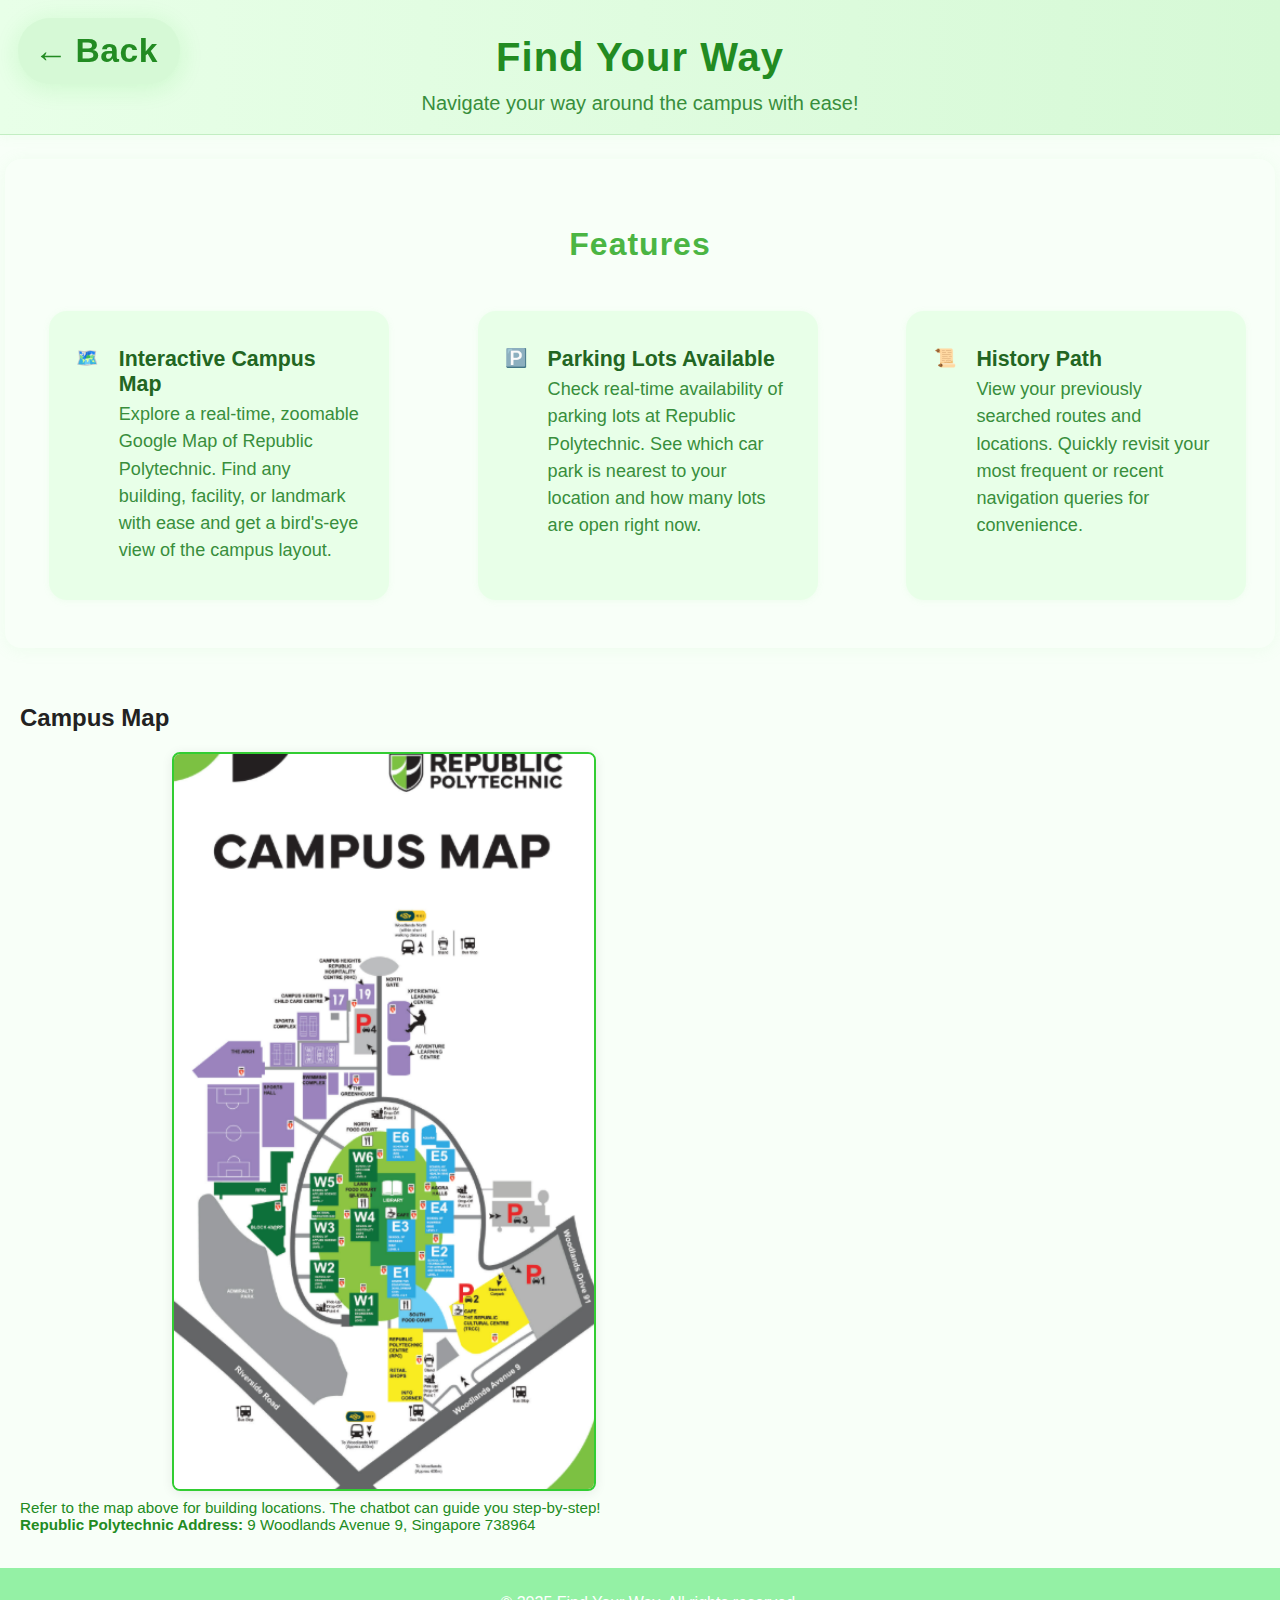
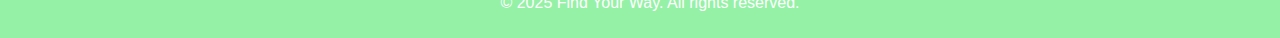
<file: index.html>
<!DOCTYPE html>
<html lang="en">

<head>
    <meta charset="UTF-8">
    <meta name="viewport" content="width=device-width, initial-scale=1.0">
    <title>Find Your Way</title>
    <link rel="stylesheet" href="css/styles.css">
</head>

<body>
    <!-- Back Arrow Button to Home -->
    <a id="back-to-welcome" href="https://rp-campask.onrender.com/" aria-label="Back to Welcome"
        style="position: fixed; top: 18px; left: 18px; background: #d6f9d6; color: #228b22; padding: 6px 22px 6px 16px; border-radius: 32px; font-size: 1.45rem; text-decoration: none; font-weight: 700; box-shadow: 0 4px 24px 0 rgba(34,205,34,0.13); z-index: 9999; display: flex; align-items: center; justify-content: center; gap: 7px; height: 54px; min-width: 120px; letter-spacing: 0.5px;">
        <span style="font-size:2.1rem;line-height:1;font-weight:700;">&#8592;</span><span
            style="margin-left:0.5px;font-size:2.1rem;line-height:1;font-weight:700;">Back</span>
    </a>
    <header class="main-header">
        <h1>Find Your Way</h1>
        <p>Navigate your way around the campus with ease!</p>
    </header>
    <section id="features" class="container features-section"
        style="margin-top:1.5em; margin-bottom:2em; display:flex; justify-content:center;">
        <h2>Features</h2>
        <ul class="features-list" style="margin-left:2em;">
            <li>
                <button class="feature-btn" id="map-btn"
                    onclick="window.open('https: //www.google.com/maps/place/Republic+Polytechnic/@1.4426,103.785,17z', '_blank')">
                    <span class="feature-icon">🗺️</span>
                    <div class="feature-content">
                        <div class="feature-title">Interactive Campus Map</div>
                        <div class="feature-desc">Explore a real-time, zoomable Google Map of Republic Polytechnic. Find
                            any building, facility, or landmark with ease and get a bird's-eye view of the campus
                            layout.</div>
                    </div>
                </button>
            </li>
            <li>
                <button class="feature-btn" id="parking-btn" onclick="window.location.href='parking.html'">
                    <span class="feature-icon">🅿️</span>
                    <div class="feature-content">
                        <div class="feature-title">Parking Lots Available</div>
                        <div class="feature-desc">Check real-time availability of parking lots at Republic Polytechnic.
                            See which car park is nearest to your location and how many lots are open right now.</div>
                    </div>
                </button>
            </li>
            <li>
                <button class="feature-btn" id="history-btn" onclick="window.location.href='history.html'">
                    <span class="feature-icon">📜</span>
                    <div class="feature-content">
                        <div class="feature-title">History Path</div>
                        <div class="feature-desc">View your previously searched routes and locations. Quickly revisit
                            your most frequent or recent navigation queries for convenience.</div>
                    </div>
                </button>
            </li>
        </ul>

    </section>
    <main style="display: flex; min-height: 80vh; margin-top:-1.5em;">
        <div style="flex: 1;">
            <section id="map" class="container" style="margin-top:0.5em;">
                <h2>Campus Map</h2>
                <img src="Campus Map.png" alt="Republic Polytechnic Campus Map"
                    style="display:block;margin:auto;width:100%;max-width:420px;border:2px solid #32cd32;border-radius:8px;box-shadow:0 2px 12px rgba(0,0,0,0.08);">
                <p style="margin-top:0.5em;font-size:0.95em;color:#228b22;">
                    Refer to the map above for building locations. The chatbot can guide you step-by-step!<br>
                    <strong>Republic Polytechnic Address:</strong> 9 Woodlands Avenue 9, Singapore 738964
                </p>
            </section>
        </div>
    </main>
    <footer class="footer">
        <p>&copy; 2025 Find Your Way. All rights reserved.</p>
    </footer>

    <script src="js/app-simple.js"></script>
    
    <!-- Botpress Webchat -->
    <script src="https://cdn.botpress.cloud/webchat/v3.2/inject.js"></script>
    <script src="https://files.bpcontent.cloud/2025/07/18/06/20250718062936-0B402OCX.js"></script>
    
    <!-- Simple classroom validation that works alongside Botpress -->
    <script>
        console.log('🏫 Starting classroom validation...');
        
        // Validation function with exact requirements
        function validateClassroom(code) {
            const normalizedCode = code.toUpperCase().trim();
            
            // Format validation: Building code (W1-W6, E1-E6) + Floor Number + Room Letter
            // Examples: W15A (W1, Floor 5, Room A), W67E (W6, Floor 7, Room E), E23B (E2, Floor 3, Room B)
            const formatMatch = normalizedCode.match(/^([WE])(\d)(\d)([A-Z])$/);
            if (!formatMatch) {
                return '❌ Invalid format. Must match: Building code + Floor + Room letter\nExamples: W15A, W67E, E23B\nFormat: W/E + building# + floor# + room letter';
            }
            
            const [, buildingPrefix, buildingNum, floorNum, roomLetter] = formatMatch;
            const building = buildingPrefix + buildingNum;
            const floor = parseInt(floorNum);
            
            // Building codes validation: W1-W6, E1-E6
            const validBuildings = ['W1', 'W2', 'W3', 'W4', 'W5', 'W6', 'E1', 'E2', 'E3', 'E4', 'E5', 'E6'];
            if (!validBuildings.includes(building)) {
                return `❌ Invalid building "${building}". Valid buildings: W1-W6, E1-E6`;
            }
            
            // Floor Numbers validation (Exact Limits)
            const floorLimits = {
                'W1': 7, 'W2': 7, 'W3': 7, 'W4': 8, 'W5': 7, 'W6': 8,
                'E1': 5, 'E2': 7, 'E3': 8, 'E4': 7, 'E5': 7, 'E6': 7
            };
            
            if (floor < 1 || floor > floorLimits[building]) {
                return `❌ Invalid floor "${floor}" for ${building}. Valid floors: 1-${floorLimits[building]}`;
            }
            
            // Room letters validation: A, B, C, D, E, F, G, H, I, J, K, L, M, N, Q, R
            // Excludes: O, P, S, T, U, V, W, X, Y, Z
            const validRoomLetters = ['A', 'B', 'C', 'D', 'E', 'F', 'G', 'H', 'I', 'J', 'K', 'L', 'M', 'N', 'Q', 'R'];
            if (!validRoomLetters.includes(roomLetter)) {
                return `❌ Invalid room letter "${roomLetter}". Valid letters: A, B, C, D, E, F, G, H, I, J, K, L, M, N, Q, R\nExcludes: O, P, S, T, U, V, W, X, Y, Z`;
            }
            
            // Special responses for known codes from knowledge base
            if (normalizedCode === 'W67E') {
                return '✅ Valid classroom code: W67E\nBuilding: W6, Floor: 7, Room: E\n\n🗺️ Here\'s how to get there:\n1. Enter through the main entrance and turn left at the information counter in the Atrium.\n2. Follow the signs to Block W, passing the Student Hub and the central garden on your right.\n3. Walk past W1, W2, W3, W4, and W5. W6 is the last building at the end of Block W, near the North Canteen.\n4. Look for the W6 signage above the entrance.\n📍 Refer to the campus map or Google Maps for more details.';
            }
            
            // Handle special case E62 (different format from knowledge base)
            if (normalizedCode === 'E62') {
                return '🧭 Directions to classroom E62:\n1. Enter through the main entrance and walk past the Atrium.\n2. Look for signs leading to Block E.\n3. Use the lift or stairs to go to Floor 6.\n4. Classroom 62 will be clearly labelled along the corridor.';
            }
            
            // Generate response for valid classroom codes
            return `✅ Valid classroom code: ${normalizedCode}\nBuilding: ${building}, Floor: ${floor}, Room: ${roomLetter}\n\n🗺️ Navigation:\n1. Enter through the main entrance\n2. Follow signs to Block ${buildingPrefix}\n3. Go to ${building} building\n4. Take elevator/stairs to floor ${floor}\n5. Look for room ${roomLetter}`;
        }
        
        // Enhanced room letter validation
        function isValidRoomLetter(letter) {
            const validLetters = ['A', 'B', 'C', 'D', 'E', 'F', 'G', 'H', 'I', 'J', 'K', 'L', 'M', 'N', 'Q', 'R'];
            return validLetters.includes(letter.toUpperCase());
        }
        
        // Enhanced building validation
        function isValidBuilding(building) {
            const validBuildings = ['W1', 'W2', 'W3', 'W4', 'W5', 'W6', 'E1', 'E2', 'E3', 'E4', 'E5', 'E6'];
            return validBuildings.includes(building.toUpperCase());
        }
        
        // Enhanced floor validation
        function isValidFloor(building, floor) {
            const floorLimits = {
                'W1': 7, 'W2': 7, 'W3': 7, 'W4': 8, 'W5': 7, 'W6': 8,
                'E1': 5, 'E2': 7, 'E3': 8, 'E4': 7, 'E5': 7, 'E6': 7
            };
            
            const limit = floorLimits[building.toUpperCase()];
            return limit && floor >= 1 && floor <= limit;
        }
        
        // Show result
        function showValidation(message) {
            // Remove existing notification
            const existing = document.getElementById('classroom-notification');
            if (existing) existing.remove();
            
            // Create notification
            const notification = document.createElement('div');
            notification.id = 'classroom-notification';
            notification.style.cssText = `
                position: fixed;
                top: 20px;
                right: 20px;
                background: white;
                border: 3px solid #32cd32;
                border-radius: 12px;
                padding: 20px;
                max-width: 450px;
                z-index: 999999;
                box-shadow: 0 8px 24px rgba(0,0,0,0.3);
                font-family: Arial, sans-serif;
            `;
            
            notification.innerHTML = `
                <div style="display: flex; align-items: center; margin-bottom: 12px;">
                    <span style="font-size: 20px; margin-right: 8px;">🏫</span>
                    <strong style="color: #228b22;">Classroom Validation</strong>
                    <button onclick="document.getElementById('classroom-notification').remove()" style="
                        margin-left: auto;
                        background: #ff4757;
                        color: white;
                        border: none;
                        border-radius: 50%;
                        width: 24px;
                        height: 24px;
                        cursor: pointer;
                        font-size: 14px;
                    ">×</button>
                </div>
                <div style="color: #333; font-size: 14px; line-height: 1.5; white-space: pre-line;">
                    ${message}
                </div>
            `;
            
            document.body.appendChild(notification);
            
            // Auto-remove after 10 seconds
            setTimeout(() => {
                if (notification.parentElement) {
                    notification.remove();
                }
            }, 10000);
        }
        
        // Global function for testing
        window.testRoom = function(code) {
            const result = validateClassroom(code);
            showValidation(result);
            console.log('🏫 Validation result:', result);
        };
        
        // Enhanced detection for classroom codes
        function isClassroomCode(text) {
            const trimmed = text.trim().toUpperCase();
            // Match W/E + building# + floor# + room letter (e.g. W15A, W67E, E23B)
            return /^[WE]\d\d[A-Z]$/.test(trimmed);
        }
        
        // Monitor for classroom codes typed anywhere
        let typedText = '';
        document.addEventListener('keydown', function(e) {
            if (e.key.length === 1) {
                typedText += e.key;
                if (typedText.length > 15) {
                    typedText = typedText.slice(-15);
                }
                
                // Check for classroom code patterns (4 characters: W/E + digit + digit + letter)
                const matches = typedText.match(/[WE]\d\d[A-Z]/gi);
                if (matches) {
                    const lastMatch = matches[matches.length - 1];
                    if (isClassroomCode(lastMatch)) {
                        console.log('🎯 Detected classroom code:', lastMatch);
                        setTimeout(() => testRoom(lastMatch), 300);
                        typedText = '';
                    }
                }
            } else if (e.key === 'Enter') {
                // Check if the last typed sequence is a classroom code
                const recentText = typedText.slice(-4).trim();
                if (isClassroomCode(recentText)) {
                    console.log('🎯 Enter pressed with classroom code:', recentText);
                    testRoom(recentText);
                }
                typedText = '';
            }
        });
        
        console.log('✅ Enhanced Classroom Validation Ready!');
        console.log('📋 Requirements satisfied:');
        console.log('   ✅ Building Codes: W1-W6, E1-E6');
        console.log('   ✅ Floor Numbers: W1,W2,W3,W5(1-7), W4,W6(1-8), E1(1-5), E2,E4,E5,E6(1-7), E3(1-8)');
        console.log('   ✅ Room Letters: A,B,C,D,E,F,G,H,I,J,K,L,M,N,Q,R (excludes O,P,S,T,U,V,W,X,Y,Z)');
        console.log('   ✅ Format: Building code + Floor Number + Room Letter (W15A, W67E, E23B)');
        console.log('💡 Test examples:');
        console.log('   ✅ Valid: testRoom("W15A"), testRoom("W67E"), testRoom("E23B")');
        console.log('   ❌ Invalid: testRoom("W7A"), testRoom("W19A"), testRoom("W1O")');
        console.log('💡 Test with: testRoom("W67E"), testRoom("W15A"), testRoom("E23B"), etc.');
    </script>
</body>

</html>
</file>
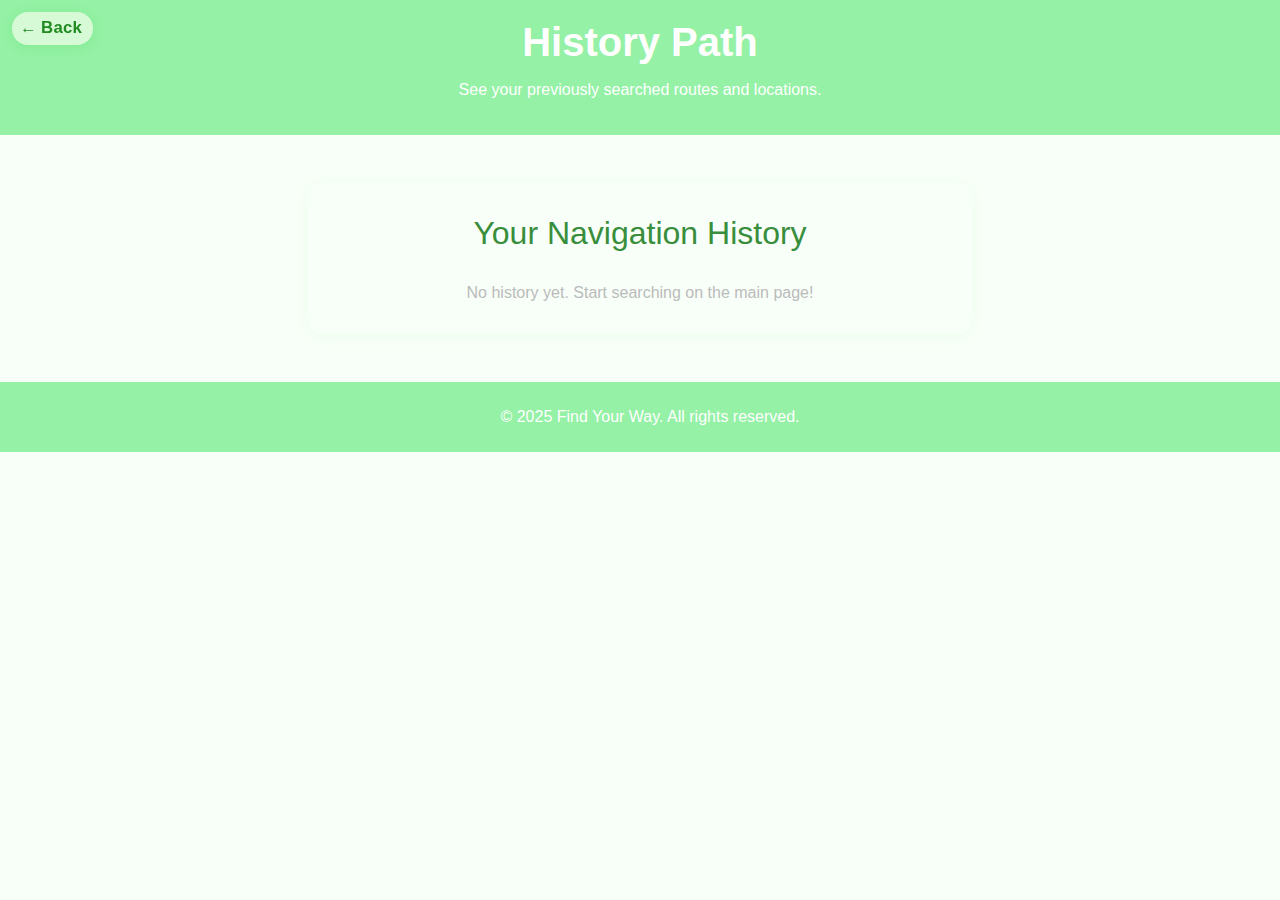
<file: history.html>
<!DOCTYPE html>
<html lang="en">

<head>
  <meta charset="UTF-8">
  <meta name="viewport" content="width=device-width, initial-scale=1.0">
  <title>History Path - Republic Polytechnic</title>
  <link rel="stylesheet" href="css/styles.css">
  <style>
    .history-section {
      max-width: 600px;
      margin: 3em auto;
      background: #f8fff8;
      border-radius: 16px;
      box-shadow: 0 2px 16px rgba(144, 238, 144, 0.10);
      padding: 2em;
    }

    .history-title {
      color: #388e3c;
      font-size: 2rem;
      margin-bottom: 1em;
      text-align: center;
    }

    .history-list {
      list-style: none;
      padding: 0;
      margin: 0;
    }

    .history-list li {
      background: #e8ffe8;
      border-radius: 8px;
      margin-bottom: 0.7em;
      padding: 1em 1.2em;
      color: #226622;
      font-size: 1.08em;
      box-shadow: 0 1px 6px rgba(144, 238, 144, 0.10);
      display: flex;
      align-items: center;
      justify-content: space-between;
    }

    .history-list li .replay-btn {
      background: #90ee90;
      color: #226622;
      border: none;
      border-radius: 6px;
      padding: 0.3em 0.9em;
      font-size: 1em;
      cursor: pointer;
      transition: background 0.2s;
      margin-left: 1em;
    }

    .history-list li .replay-btn:hover {
      background: #4bb543;
      color: #fff;
    }

    .empty-history {
      color: #bbb;
      text-align: center;
      margin-top: 2em;
    }
  </style>
</head>

<body>
  <header>
    <h1>History Path</h1>
    <p>See your previously searched routes and locations.</p>
  </header>
  <section class="history-section">
    <div class="history-title">Your Navigation History</div>
    <ul class="history-list" id="history-list">
      <!-- History will be loaded here -->
    </ul>
    <div class="empty-history" id="empty-history" style="display:none;">No history yet. Start searching on the main
      page!</div>
  </section>
  <script>
    // Load from localStorage (same as favoritePaths, but for all queries)
    let historyPaths = JSON.parse(localStorage.getItem('historyPaths') || '[]');
    function renderHistory() {
      const list = document.getElementById('history-list');
      const empty = document.getElementById('empty-history');
      list.innerHTML = '';
      if (historyPaths.length === 0) {
        empty.style.display = 'block';
        return;
      }
      empty.style.display = 'none';
      historyPaths.slice().reverse().forEach(q => {
        const li = document.createElement('li');
        li.innerHTML = `<span>${q}</span> <button class='replay-btn' onclick='replayQuery("${encodeURIComponent(q)}")'>Replay</button>`;
        list.appendChild(li);
      });
    }
    function replayQuery(q) {
      q = decodeURIComponent(q);
      // Redirect to a full-page step-by-step guide for the location
      window.location.href = `steps.html?destination=${encodeURIComponent(q)}`;
      // Optionally, you can store the query for use in steps.html if needed
      localStorage.setItem('replayQuery', JSON.stringify(q));
    }
    renderHistory();
  </script>
  <!-- Back to Main Website Arrow Button (always show on non-home pages) -->
  <script>
    // Only show back button if NOT on homepage (index.html or /)
    (function () {
      var path = window.location.pathname.replace(/\\/g, '/');
      var isHome = path.endsWith('/') || path.endsWith('/index.html') || path === '/index.html' || path === '/';
      if (!isHome) {
        var backBtn = document.createElement('a');
        backBtn.href = 'javascript:void(0)';
        backBtn.onclick = function (e) { e.preventDefault(); window.history.back(); };
        backBtn.setAttribute('aria-label', 'Back');
        backBtn.style.position = 'fixed';
        backBtn.style.top = '12px';
        backBtn.style.left = '12px';
        backBtn.style.background = '#d6f9d6';
        backBtn.style.color = '#228b22';
        backBtn.style.padding = '3px 11px 3px 8px';
        backBtn.style.borderRadius = '16px';
        backBtn.style.fontSize = '0.73rem';
        backBtn.style.textDecoration = 'none';
        backBtn.style.fontWeight = '700';
        backBtn.style.boxShadow = '0 2px 12px 0 rgba(34,205,34,0.13)';
        backBtn.style.zIndex = '9999';
        backBtn.style.display = 'flex';
        backBtn.style.alignItems = 'center';
        backBtn.style.justifyContent = 'center';
        backBtn.style.gap = '3.5px';
        backBtn.style.height = '27px';
        backBtn.style.minWidth = '60px';
        backBtn.style.letterSpacing = '0.25px';
        backBtn.innerHTML = '<span style="font-size:1.05rem;line-height:1;font-weight:700;">&#8592;</span><span style="margin-left:0.5px;font-size:1.05rem;line-height:1;font-weight:700;">Back</span>';
        document.body.appendChild(backBtn);
      }
    })();
  </script>
  <footer class="footer">
    <p>&copy; 2025 Find Your Way. All rights reserved.</p>
  </footer>
</body>

</html>
</file>
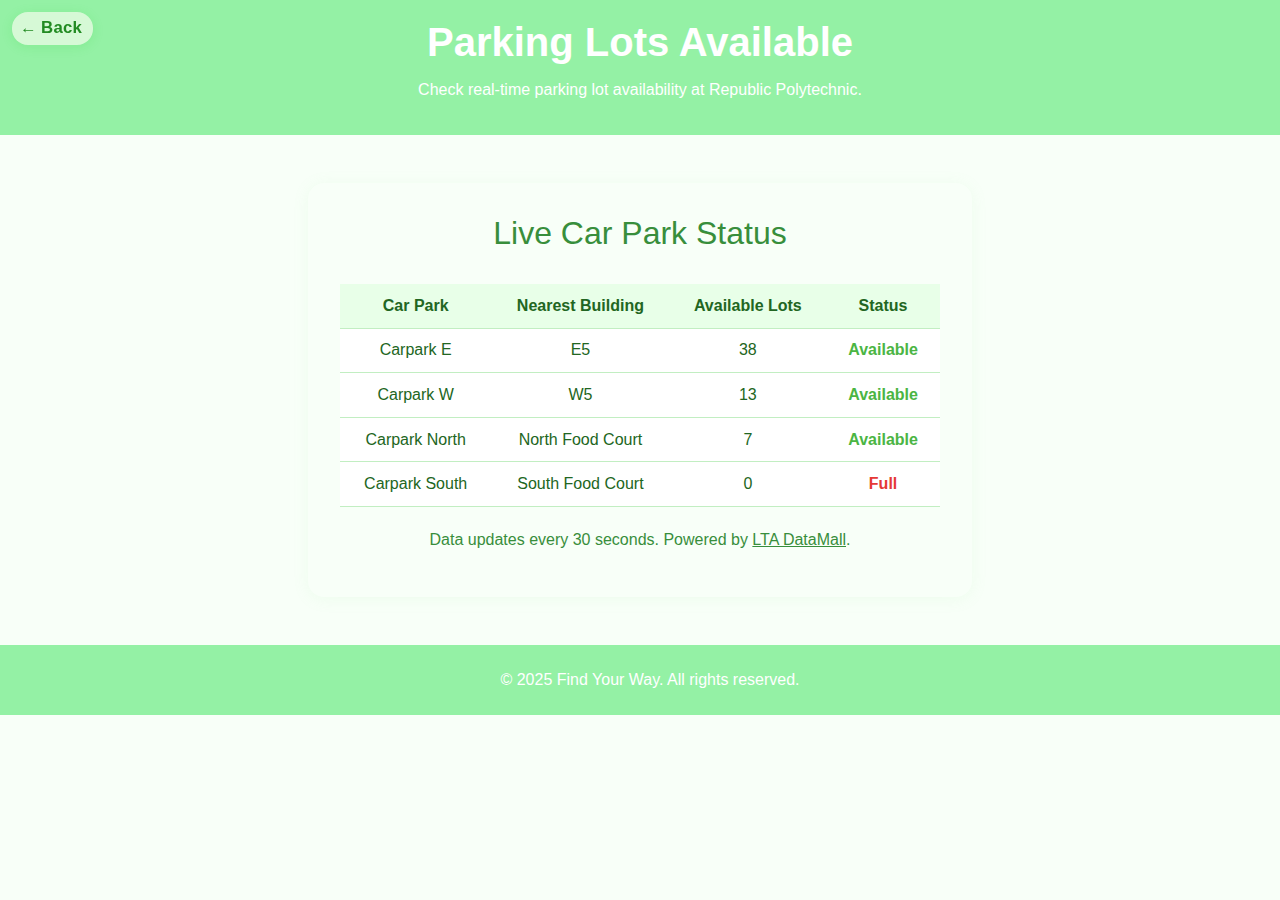
<file: parking.html>
<!DOCTYPE html>
<html lang="en">

<head>
  <meta charset="UTF-8">
  <meta name="viewport" content="width=device-width, initial-scale=1.0">
  <title>Parking Lots Available - Republic Polytechnic</title>
  <link rel="stylesheet" href="css/styles.css">
  <style>
    .parking-section {
      max-width: 600px;
      margin: 3em auto;
      background: #f8fff8;
      border-radius: 16px;
      box-shadow: 0 2px 16px rgba(144, 238, 144, 0.10);
      padding: 2em;
    }

    .parking-title {
      color: #388e3c;
      font-size: 2rem;
      margin-bottom: 1em;
      text-align: center;
    }

    .parking-table {
      width: 100%;
      border-collapse: collapse;
      margin-top: 1.5em;
    }

    .parking-table th,
    .parking-table td {
      padding: 0.8em 1em;
      border-bottom: 1px solid #c2eec2;
      text-align: center;
    }

    .parking-table th {
      background: #e8ffe8;
      color: #226622;
      font-weight: 600;
    }

    .parking-table td {
      background: #fff;
      color: #226622;
    }

    .parking-status {
      font-weight: bold;
    }

    .parking-status.available {
      color: #4bb543;
    }

    .parking-status.full {
      color: #e53935;
    }

    .parking-status.limited {
      color: #fbc02d;
    }

    /* Back to Main Website Arrow Button (always show on non-home pages) */
    .back-to-main {
      position: fixed;
      top: 18px;
      left: 18px;
      background: #d6f9d6;
      color: #228b22;
      padding: 7px 14px 7px 10px;
      border-radius: 50px;
      font-size: 18px;
      text-decoration: none;
      font-weight: bold;
      box-shadow: 0 4px 10px rgba(0, 0, 0, 0.13);
      z-index: 9999;
      display: flex;
      align-items: center;
      gap: 4px;
    }

    .back-to-main span {
      font-size: 1.3em;
      line-height: 1;
    }
  </style>
</head>

<body>
  <header>
    <h1>Parking Lots Available</h1>
    <p>Check real-time parking lot availability at Republic Polytechnic.</p>
  </header>
  <section class="parking-section">
    <div class="parking-title">Live Car Park Status</div>
    <table class="parking-table" id="parking-table">
      <thead>
        <tr>
          <th>Car Park</th>
          <th>Nearest Building</th>
          <th>Available Lots</th>
          <th>Status</th>
        </tr>
      </thead>
      <tbody>
        <!-- Real-time data will be inserted here -->
      </tbody>
    </table>
    <p style="margin-top:1.5em;color:#388e3c;text-align:center;font-size:1em;">Data updates every 30 seconds. Powered by
      <a href="https://www.mytransport.sg/content/mytransport/home/dataMall.html" target="_blank"
        style="color:#388e3c;text-decoration:underline;">LTA DataMall</a>.
    </p>
  </section>
  <script>
    // Only show back button if NOT on homepage (index.html or /)
    (function () {
      var path = window.location.pathname.replace(/\\/g, '/');
      var isHome = path.endsWith('/') || path.endsWith('/index.html') || path === '/index.html' || path === '/';
      if (!isHome) {
        var backBtn = document.createElement('a');
        backBtn.href = 'javascript:void(0)';
        backBtn.onclick = function (e) { e.preventDefault(); window.history.back(); };
        backBtn.setAttribute('aria-label', 'Back');
        backBtn.style.position = 'fixed';
        backBtn.style.top = '12px';
        backBtn.style.left = '12px';
        backBtn.style.background = '#d6f9d6';
        backBtn.style.color = '#228b22';
        backBtn.style.padding = '3px 11px 3px 8px';
        backBtn.style.borderRadius = '16px';
        backBtn.style.fontSize = '0.73rem';
        backBtn.style.textDecoration = 'none';
        backBtn.style.fontWeight = '700';
        backBtn.style.boxShadow = '0 2px 12px 0 rgba(34,205,34,0.13)';
        backBtn.style.zIndex = '9999';
        backBtn.style.display = 'flex';
        backBtn.style.alignItems = 'center';
        backBtn.style.justifyContent = 'center';
        backBtn.style.gap = '3.5px';
        backBtn.style.height = '27px';
        backBtn.style.minWidth = '60px';
        backBtn.style.letterSpacing = '0.25px';
        backBtn.innerHTML = '<span style="font-size:1.05rem;line-height:1;font-weight:700;">&#8592;</span><span style="margin-left:0.5px;font-size:1.05rem;line-height:1;font-weight:700;">Back</span>';
        document.body.appendChild(backBtn);
      }
    })();
  </script>
  <script>
    // Simulated real-time data (replace with real API if available)
    const carparks = [
      { name: 'Carpark E', nearest: 'E5', lots: Math.floor(Math.random() * 30 + 10), status: 'available' },
      { name: 'Carpark W', nearest: 'W5', lots: Math.floor(Math.random() * 20 + 5), status: 'available' },
      { name: 'Carpark North', nearest: 'North Food Court', lots: Math.floor(Math.random() * 10), status: 'limited' },
      { name: 'Carpark South', nearest: 'South Food Court', lots: 0, status: 'full' }
    ];
    function renderParkingTable() {
      const tbody = document.querySelector('#parking-table tbody');
      tbody.innerHTML = '';
      carparks.forEach(cp => {
        let statusClass = 'available';
        if (cp.lots === 0) statusClass = 'full';
        else if (cp.lots < 5) statusClass = 'limited';
        tbody.innerHTML += `<tr><td>${cp.name}</td><td>${cp.nearest}</td><td>${cp.lots}</td><td class="parking-status ${statusClass}">${statusClass.charAt(0).toUpperCase() + statusClass.slice(1)}</td></tr>`;
      });
    }
    renderParkingTable();
    setInterval(() => {
      // Simulate real-time update
      carparks.forEach(cp => {
        if (cp.status !== 'full') {
          cp.lots = Math.max(0, cp.lots + Math.floor(Math.random() * 7 - 3));
          if (cp.lots === 0) cp.status = 'full';
          else if (cp.lots < 5) cp.status = 'limited';
          else cp.status = 'available';
        }
      });
      renderParkingTable();
    }, 30000);
  </script>
  <footer class="footer">
    <p>&copy; 2025 Find Your Way. All rights reserved.</p>
  </footer>
</body>

</html>
</file>
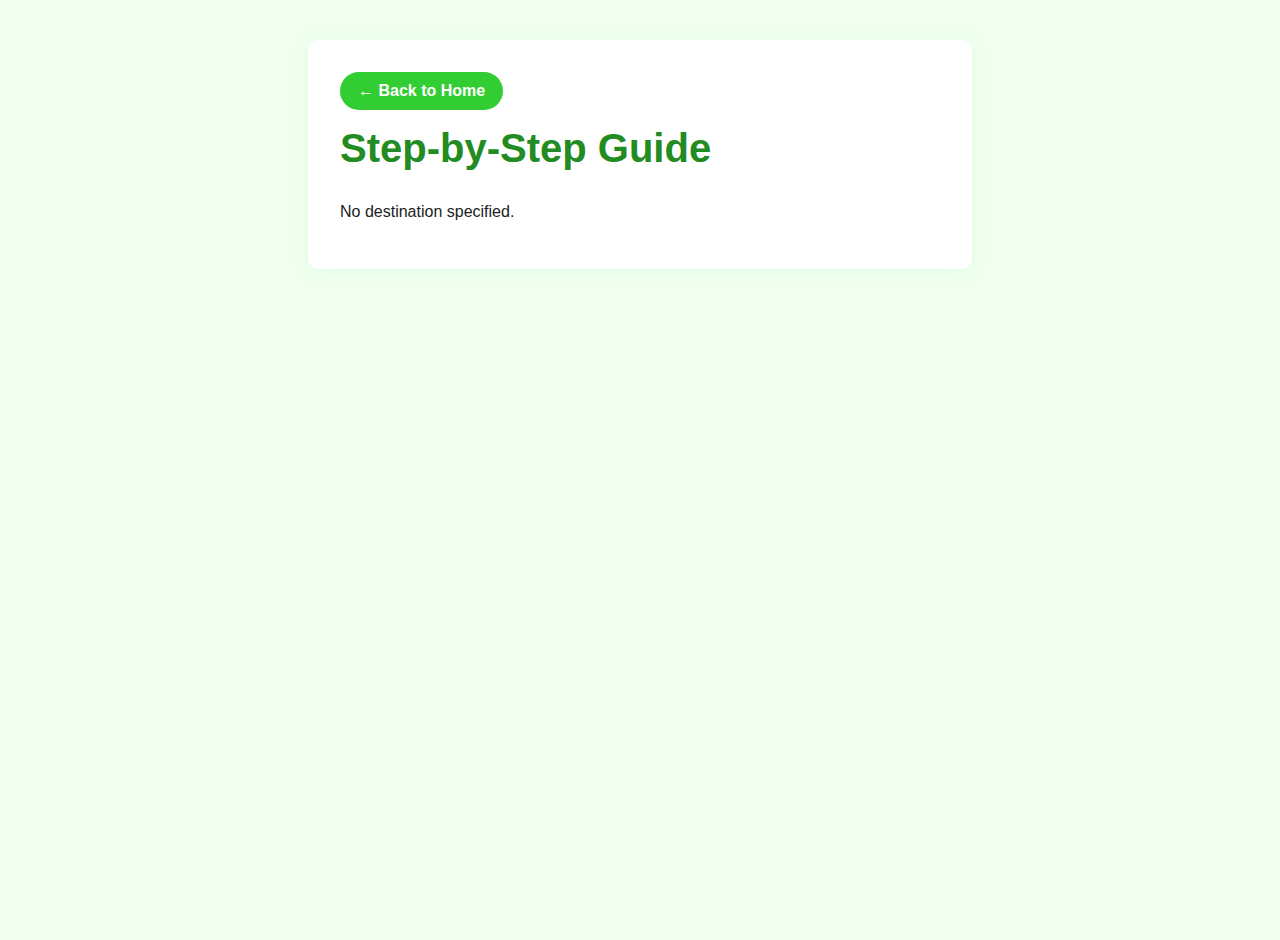
<file: steps.html>
<!DOCTYPE html>
<html lang="en">

<head>
  <meta charset="UTF-8">
  <meta name="viewport" content="width=device-width, initial-scale=1.0">
  <title>Step-by-Step Directions</title>
  <link rel="stylesheet" href="css/styles.css">
  <style>
    body {
      font-family: Arial, sans-serif;
      margin: 0;
      padding: 0;
      background: #f0fff0;
    }

    .container {
      max-width: 600px;
      margin: 40px auto;
      background: #fff;
      border-radius: 10px;
      box-shadow: 0 2px 16px rgba(144, 238, 144, 0.13);
      padding: 2em;
    }

    h1 {
      color: #228b22;
    }

    #steps-content {
      margin-top: 2em;
    }

    .back-btn {
      display: inline-block;
      margin-bottom: 1em;
      background: #32cd32;
      color: #fff;
      padding: 10px 18px;
      border-radius: 30px;
      text-decoration: none;
      font-weight: bold;
    }
  </style>
</head>

<body>
  <div class="container">
    <a href="index.html" class="back-btn">← Back to Home</a>
    <h1>Step-by-Step Guide</h1>
    <div id="steps-content">
      <p>Loading directions...</p>
    </div>
  </div>
  <script>
    // Get destination from URL
    function getQueryParam(name) {
      const url = new URL(window.location.href);
      return url.searchParams.get(name) || '';
    }
    const destination = getQueryParam('destination');
    const stepsContent = document.getElementById('steps-content');
    if (destination) {
      stepsContent.innerHTML = `<h2>Directions to: <span style='color:#32cd32;'>${destination}</span></h2>\n<p>(Step-by-step directions will appear here.)</p>`;
    } else {
      stepsContent.innerHTML = '<p>No destination specified.</p>';
    }
  </script>
</body>

</html>
</file>
<file: css/styles.css>
body {
    font-family: 'Arial', sans-serif;
    margin: 0;
    padding: 0;
    background: #f8fff8;
    /* Light green background for the entire body */
    color: #222;
    min-height: 100vh;
    /* Ensure body covers full height */
}

header {
    background-color: #94f1a5;
    color: white;
    padding: 20px;
    text-align: center;
}

h1 {
    margin: 0;
    font-size: 2.5em;
}

nav {
    margin: 20px 0;
}

nav a {
    color: white;
    text-decoration: none;
    margin: 0 15px;
}

nav a:hover {
    text-decoration: underline;
}

.container {
    max-width: 1200px;
    margin: auto;
    padding: 20px;
}

.map {
    width: 100%;
    height: 400px;
    background-color: #d4fcd4;
    border: 1px solid #b6fcb6;
}

.footer {
    background-color: #94f1a5;
    color: white;
    text-align: center;
    padding: 10px;
    position: relative;
    bottom: 0;
    width: 100%;
}

#map {
    float: left;
    width: 60%;
    box-sizing: border-box;
}

#map img {
    display: block;
    margin: 0 auto 1em auto;
    width: 100%;
    max-width: 380px;
    border: 2px solid #32cd32;
    border-radius: 8px;
    box-shadow: 0 2px 12px rgba(0, 0, 0, 0.08);
}

/* --- Chatbot Sidebar Styles --- */
#chatbot-toggle {
    position: fixed;
    right: 30px;
    bottom: 30px;
    z-index: 1100;
    background: linear-gradient(135deg, #32cd32 60%, #228b22 100%);
    color: #fff;
    border: none;
    border-radius: 50%;
    width: 60px;
    height: 60px;
    box-shadow: 0 4px 16px rgba(50, 205, 50, 0.18);
    font-size: 2em;
    cursor: pointer;
    display: flex;
    align-items: center;
    justify-content: center;
    transition: background 0.2s, box-shadow 0.2s, transform 0.1s;
}

#chatbot-toggle:hover {
    background: linear-gradient(135deg, #228b22 60%, #32cd32 100%);
    box-shadow: 0 6px 24px rgba(50, 205, 50, 0.22);
    transform: scale(1.08);
}

#chatbot-toggle.active {
    box-shadow: 0 0 0 6px #b2e5b2, 0 4px 16px rgba(50, 205, 50, 0.18);
}

#chatbot-sidebar {
    position: fixed;
    top: 32px;
    /* Move chatbot even higher up */
    right: 0;
    width: 350px;
    max-width: 90vw;
    height: calc(100% - 32px);
    background: linear-gradient(135deg, #f0fff0 0%, #d6f9d6 100%);
    /* Lighter green gradient */
    border-top-left-radius: 18px;
    border-bottom-left-radius: 18px;
    box-shadow: -4px 0 24px rgba(50, 205, 50, 0.18);
    border-left: 3px solid #90ee90;
    /* Lighter green border */
    z-index: 1001;
    display: none;
    flex-direction: column;
    transition: transform 0.3s ease;
    animation: chatbot-slide-in 0.4s cubic-bezier(.68, -0.55, .27, 1.55);
}

#chatbot-sidebar.active {
    display: flex;
}

@keyframes chatbot-slide-in {
    from {
        transform: translateX(100%);
        opacity: 0;
    }

    to {
        transform: translateX(0);
        opacity: 1;
    }
}

#chatbot-sidebar .chatbot-content {
    display: flex;
    flex-direction: column;
    height: 100%;
    padding: 1.5rem 1rem 1rem 1rem;
    background: transparent;
    border-radius: 18px;
    box-shadow: none;
}

#chatbot-sidebar h3 {
    text-align: center;
    color: #4bb543;
    /* Lighter green heading */
    font-size: 1.5rem;
    margin-bottom: 0.5rem;
    letter-spacing: 1px;
    font-family: 'Segoe UI', 'Arial', sans-serif;
}

#chatbot-messages {
    flex: 1;
    overflow-y: auto;
    margin-bottom: 2.2rem;
    background: #f8fff8;
    /* Lighter green background */
    border: 1px solid #c2eec2;
    box-shadow: 0 2px 8px rgba(50, 205, 50, 0.07);
    min-height: 180px;
    max-height: 350px;
    font-size: 1.05rem;
    font-family: 'Segoe UI', 'Arial', sans-serif;
    border-radius: 8px;
    padding: 1rem;
}

.chatbot-message {
    margin-bottom: 0.7em;
    display: flex;
    align-items: flex-end;
}

.chatbot-message.user {
    justify-content: flex-end;
}

.chatbot-message.bot {
    justify-content: flex-start;
}

.chatbot-bubble {
    padding: 0.7em 1.1em;
    border-radius: 18px 18px 4px 18px;
    background: #90ee90;
    /* Lighter green bubble */
    color: #226622;
    font-weight: 500;
    box-shadow: 0 1px 6px rgba(50, 205, 50, 0.10);
    max-width: 80%;
    word-break: break-word;
    animation: bubble-in 0.3s cubic-bezier(.68, -0.55, .27, 1.55);
}

@keyframes bubble-in {
    from {
        transform: scale(0.95) translateY(20px);
        opacity: 0;
    }

    to {
        transform: scale(1) translateY(0);
        opacity: 1;
    }
}

.chatbot-message.user .chatbot-bubble {
    background: #fff;
    color: #4bb543;
    border: 1.5px solid #90ee90;
    border-radius: 18px 18px 18px 4px;
    align-self: flex-end;
}

#chatbot-form {
    display: flex;
    gap: 0.5rem;
    margin-top: 0.5rem;
    margin-bottom: 1.2rem;
}

#chatbot-input {
    flex: 1;
    padding: 0.5rem;
    border-radius: 4px;
    border: 1.5px solid #b2e5b2;
    background: #f4fff4;
    font-size: 1rem;
    transition: border 0.2s;
}

#chatbot-input:focus {
    border: 1.5px solid #32cd32;
    outline: none;
}

#chatbot-form button {
    background: #90ee90;
    color: #226622;
    border: none;
    border-radius: 4px;
    padding: 0.5rem 1rem;
    cursor: pointer;
    font-weight: 600;
    letter-spacing: 0.5px;
    box-shadow: 0 1px 4px rgba(50, 205, 50, 0.10);
    transition: background 0.2s;
}

#chatbot-form button:hover {
    background: #4bb543;
    color: #fff;
}

#chatbot-form button:active {
    background: #1e7c1e;
}

#chatbot-toggle {
    position: fixed;
    bottom: 2rem;
    right: 2rem;
    z-index: 1002;
    background: linear-gradient(135deg, #90ee90 60%, #4bb543 100%);
    color: #fff;
    border: none;
    border-radius: 50%;
    width: 60px;
    height: 60px;
    box-shadow: 0 4px 16px rgba(50, 205, 50, 0.18);
    font-size: 2rem;
    display: flex;
    align-items: center;
    justify-content: center;
    cursor: pointer;
    transition: background 0.2s, box-shadow 0.2s, transform 0.1s;
}

#chatbot-toggle:hover {
    background: linear-gradient(135deg, #4bb543 60%, #90ee90 100%);
    box-shadow: 0 6px 24px rgba(50, 205, 50, 0.22);
    transform: scale(1.08);
}

#chatbot-toggle.active {
    box-shadow: 0 0 0 6px #c2eec2, 0 4px 16px rgba(144, 238, 144, 0.18);
}

::-webkit-scrollbar {
    width: 8px;
    background: #e8ffe8;
}

::-webkit-scrollbar-thumb {
    background: #c2eec2;
    border-radius: 8px;
}

.features-section {
    max-width: 1500px;
    margin-left: auto;
    margin-right: auto;
    background: #f8fff8;
    border-radius: 16px;
    box-shadow: 0 2px 16px rgba(144, 238, 144, 0.10);
    padding: 2.5em 2em 2em 2em;
    text-align: center;
    display: flex;
    flex-direction: column;
    align-items: center;
}

.features-section h2 {
    color: #4bb543;
    font-size: 2rem;
    margin-bottom: 1em;
    letter-spacing: 1px;
}

.features-list {
    display: flex;
    flex-wrap: nowrap;
    justify-content: center;
    align-items: stretch;
    gap: 2em;
    width: 100%;
}

.features-list li {
    min-width: 0;
    flex: 1 1 0;
    display: flex;
    align-items: stretch;
}

.feature-btn {
    width: 100%;
    min-width: 0;
    max-width: 340px;
    height: 100%;
    background: #e8ffe8;
    border: none;
    border-radius: 18px;
    box-shadow: 0 1px 6px rgba(144, 238, 144, 0.10);
    padding: 2em 1.5em 2em 1.5em;
    font-size: 1.13em;
    color: #226622;
    display: flex;
    align-items: flex-start;
    gap: 1.1em;
    margin-bottom: 0;
    transition: background 0.2s, box-shadow 0.2s, transform 0.1s;
    justify-content: flex-start;
    cursor: pointer;
    font-family: inherit;
    font-weight: 500;
    outline: none;
    text-align: left;
    box-sizing: border-box;
}

.feature-btn:hover,
.feature-btn:focus {
    background: #d6f9d6;
    box-shadow: 0 2px 12px rgba(144, 238, 144, 0.18);
    transform: scale(1.04);
}

.feature-content {
    display: flex;
    flex-direction: column;
    align-items: flex-start;
}

.feature-title {
    font-size: 1.18em;
    font-weight: 600;
    color: #226622;
    margin-bottom: 0.2em;
}

.feature-desc {
    font-size: 1em;
    color: #388e3c;
    line-height: 1.5;
    max-width: 260px;
}

@media (max-width: 1500px) {
    .features-section {
        max-width: 98vw;
        padding-left: 0.5em;
        padding-right: 0.5em;
    }
}

@media (max-width: 1200px) {
    .features-list {
        flex-wrap: wrap;
        gap: 1em;
    }

    .feature-btn {
        max-width: 98vw;
        min-width: 220px;
    }

    .feature-desc {
        max-width: 180px;
    }
}

@media (max-width: 900px) {
    .features-list {
        flex-wrap: wrap;
        gap: 1em;
    }

    .feature-btn {
        min-width: 180px;
        max-width: 98vw;
    }
}

@media (max-width: 700px) {
    .features-list {
        flex-direction: column;
        gap: 0.7em 0;
    }

    .features-list li {
        min-width: 0;
        width: 100%;
    }

    .feature-btn {
        min-width: 0;
        width: 100%;
        max-width: 100vw;
        justify-content: flex-start;
    }

    .feature-desc {
        max-width: 100%;
    }
}

#map.container {
    margin-top: 0.5em !important;
}

/* Welcome Overlay Styles */
#welcome-overlay {
    position: fixed;
    top: 0;
    left: 0;
    width: 100%;
    height: 100%;
    background: rgba(255, 255, 255, 0.9);
    backdrop-filter: blur(10px);
    display: flex;
    align-items: center;
    justify-content: center;
    z-index: 1200;
    opacity: 1;
    transition: opacity 0.5s;
}

#welcome-overlay.fade-out {
    opacity: 0;
    pointer-events: none;
}

#welcome-overlay h2 {
    font-size: 2.2rem;
    color: #4bb543;
    margin-bottom: 0.5rem;
}

#welcome-overlay p {
    font-size: 1.18rem;
    color: #226622;
    max-width: 520px;
    text-align: center;
    line-height: 1.6;
}

#welcome-btn {
    background: #90ee90;
    color: #226622;
    border: none;
    border-radius: 4px;
    padding: 0.7rem 1.2rem;
    cursor: pointer;
    font-weight: 600;
    letter-spacing: 0.5px;
    box-shadow: 0 2px 8px rgba(50, 205, 50, 0.15);
    transition: background 0.2s, transform 0.2s;
}

#welcome-btn:hover {
    background: #b2eeb2;
    transform: scale(1.04);
}

#welcome-btn:active {
    background: #4bb543;
    color: #fff;
}

/* End of Welcome Overlay Styles */

/* New Styles from Code Change */
.main-header {
    width: 100vw;
    left: 0;
    top: 0;
    background: linear-gradient(90deg, #e8ffe8 0%, #d6f9d6 100%);
    color: #226622;
    text-align: center;
    padding: 2.2em 0 1.2em 0;
    margin: 0;
    border-bottom: 1.5px solid #c2eec2;
    box-shadow: 0 2px 12px rgba(144, 238, 144, 0.08);
    position: relative;
    z-index: 10;
}

.main-header h1 {
    font-size: 2.5rem;
    margin-bottom: 0.3em;
    letter-spacing: 1px;
    color: #228b22;
}

.main-header p {
    font-size: 1.25rem;
    color: #388e3c;
    margin: 0;
}

.features-section {
    max-width: 1500px;
    margin-left: auto;
    margin-right: auto;
    background: #f8fff8;
    border-radius: 16px;
    box-shadow: 0 2px 16px rgba(144, 238, 144, 0.10);
    padding: 2.5em 2em 2em 2em;
    text-align: center;
    display: flex;
    flex-direction: column;
    align-items: center;
}

.features-list {
    display: flex;
    flex-wrap: nowrap;
    justify-content: center;
    align-items: stretch;
    gap: 2em;
    width: 100%;
}

.features-list li {
    min-width: 0;
    flex: 1 1 0;
    display: flex;
    align-items: stretch;
}

.feature-btn {
    width: 100%;
    min-width: 0;
    max-width: 340px;
    height: 100%;
    background: #e8ffe8;
    border: none;
    border-radius: 18px;
    box-shadow: 0 1px 6px rgba(144, 238, 144, 0.10);
    padding: 2em 1.5em 2em 1.5em;
    font-size: 1.13em;
    color: #226622;
    display: flex;
    align-items: flex-start;
    gap: 1.1em;
    margin-bottom: 0;
    transition: background 0.2s, box-shadow 0.2s, transform 0.1s;
    justify-content: flex-start;
    cursor: pointer;
    font-family: inherit;
    font-weight: 500;
    outline: none;
    text-align: left;
    box-sizing: border-box;
}

.feature-btn:hover,
.feature-btn:focus {
    background: #d6f9d6;
    box-shadow: 0 2px 12px rgba(144, 238, 144, 0.18);
    transform: scale(1.04);
}

.feature-content {
    display: flex;
    flex-direction: column;
    align-items: flex-start;
}

.feature-title {
    font-size: 1.18em;
    font-weight: 600;
    color: #226622;
    margin-bottom: 0.2em;
}

.feature-desc {
    font-size: 1em;
    color: #388e3c;
    line-height: 1.5;
    max-width: 260px;
}

@media (max-width: 1500px) {
    .features-section {
        max-width: 98vw;
        padding-left: 0.5em;
        padding-right: 0.5em;
    }
}

@media (max-width: 1200px) {
    .features-list {
        flex-wrap: wrap;
        gap: 1em;
    }

    .feature-btn {
        max-width: 98vw;
        min-width: 220px;
    }

    .feature-desc {
        max-width: 180px;
    }
}

@media (max-width: 900px) {
    .features-list {
        flex-wrap: wrap;
        gap: 1em;
    }

    .feature-btn {
        min-width: 180px;
        max-width: 98vw;
    }
}

@media (max-width: 700px) {
    .features-list {
        flex-direction: column;
        gap: 0.7em 0;
    }

    .features-list li {
        min-width: 0;
        width: 100%;
    }

    .feature-btn {
        min-width: 0;
        width: 100%;
        max-width: 100vw;
        justify-content: flex-start;
    }

    .feature-desc {
        max-width: 100%;
    }
}

#map.container {
    margin-top: 0.5em !important;
}

/* Welcome Overlay Styles */
#welcome-overlay {
    position: fixed;
    top: 0;
    left: 0;
    width: 100%;
    height: 100%;
    background: rgba(255, 255, 255, 0.9);
    backdrop-filter: blur(10px);
    display: flex;
    align-items: center;
    justify-content: center;
    z-index: 1200;
    opacity: 1;
    transition: opacity 0.5s;
}

#welcome-overlay.fade-out {
    opacity: 0;
    pointer-events: none;
}

#welcome-overlay h2 {
    font-size: 2.2rem;
    color: #4bb543;
    margin-bottom: 0.5rem;
}

#welcome-overlay p {
    font-size: 1.18rem;
    color: #226622;
    max-width: 520px;
    text-align: center;
    line-height: 1.6;
}

#welcome-btn {
    background: #90ee90;
    color: #226622;
    border: none;
    border-radius: 4px;
    padding: 0.7rem 1.2rem;
    cursor: pointer;
    font-weight: 600;
    letter-spacing: 0.5px;
    box-shadow: 0 2px 8px rgba(50, 205, 50, 0.15);
    transition: background 0.2s, transform 0.2s;
}

#welcome-btn:hover {
    background: #b2eeb2;
    transform: scale(1.04);
}

#welcome-btn:active {
    background: #4bb543;
    color: #fff;
}

/* End of Welcome Overlay Styles */
</file>
